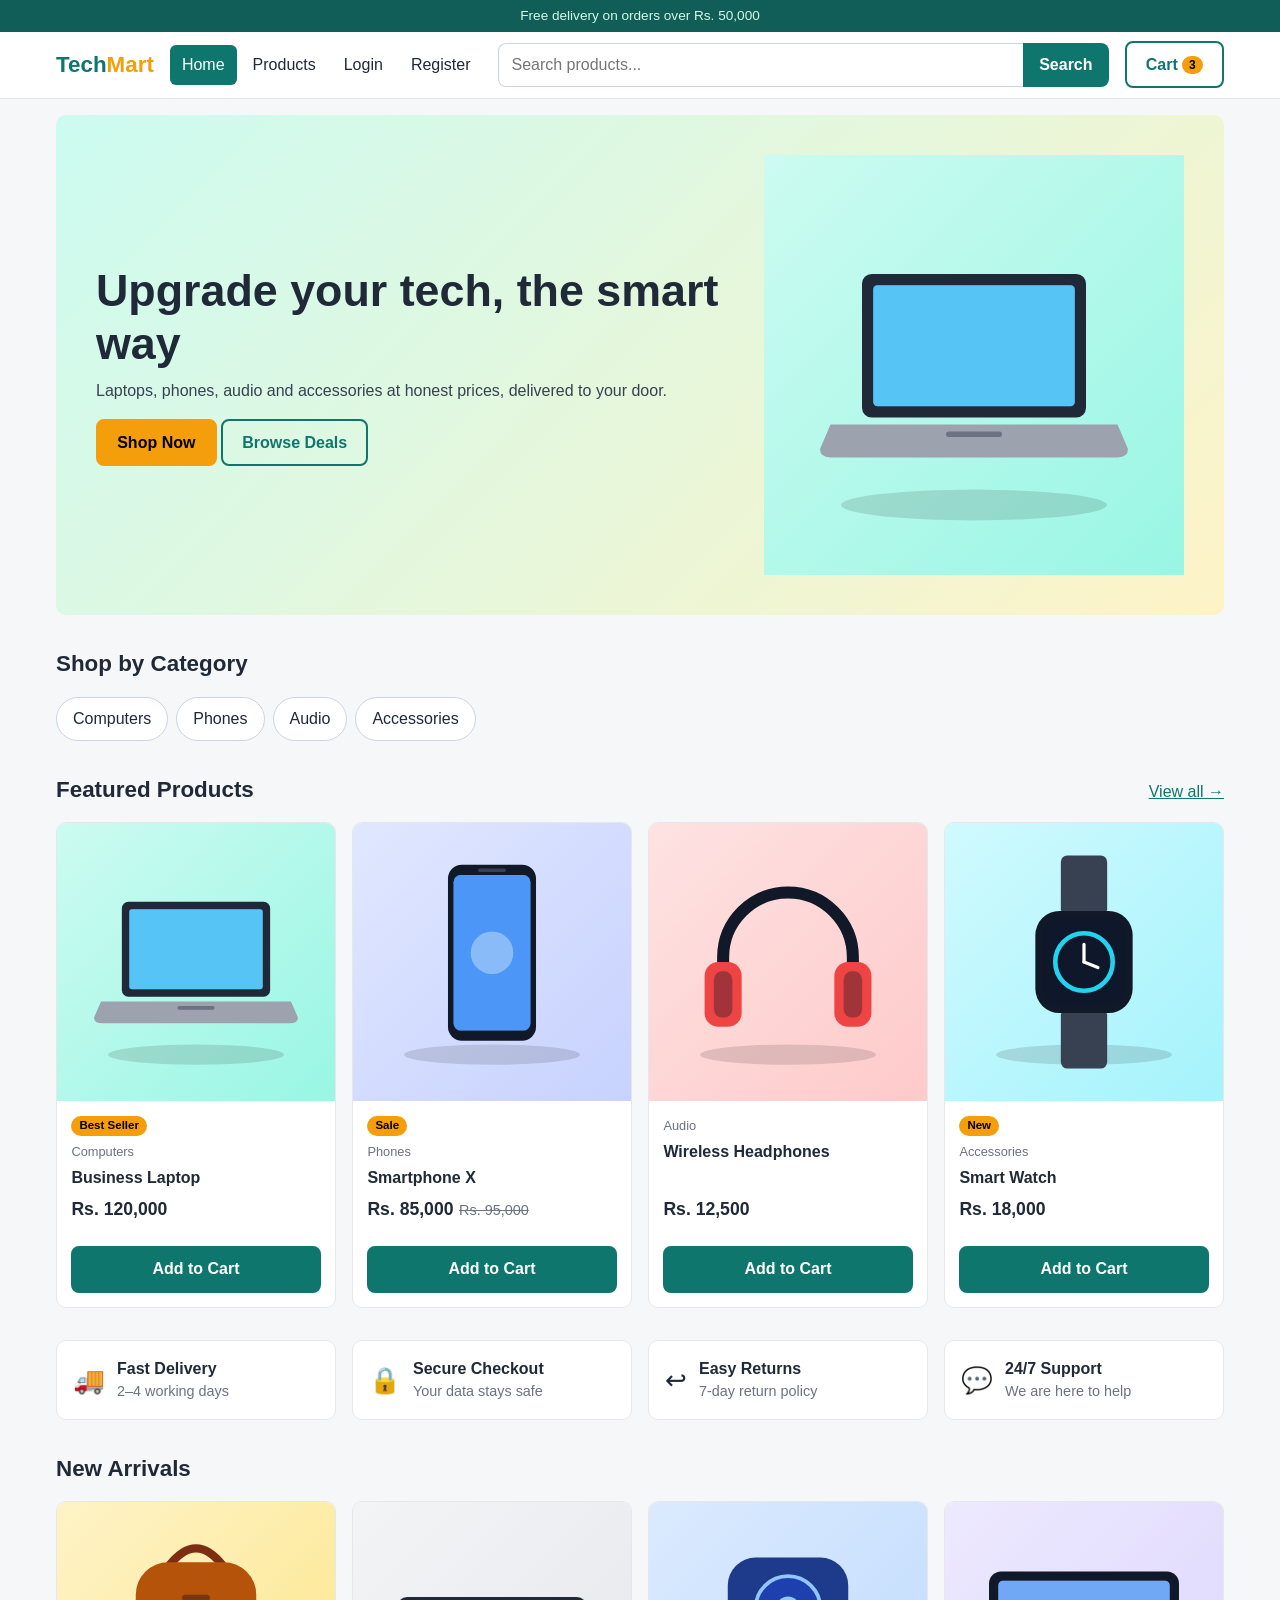
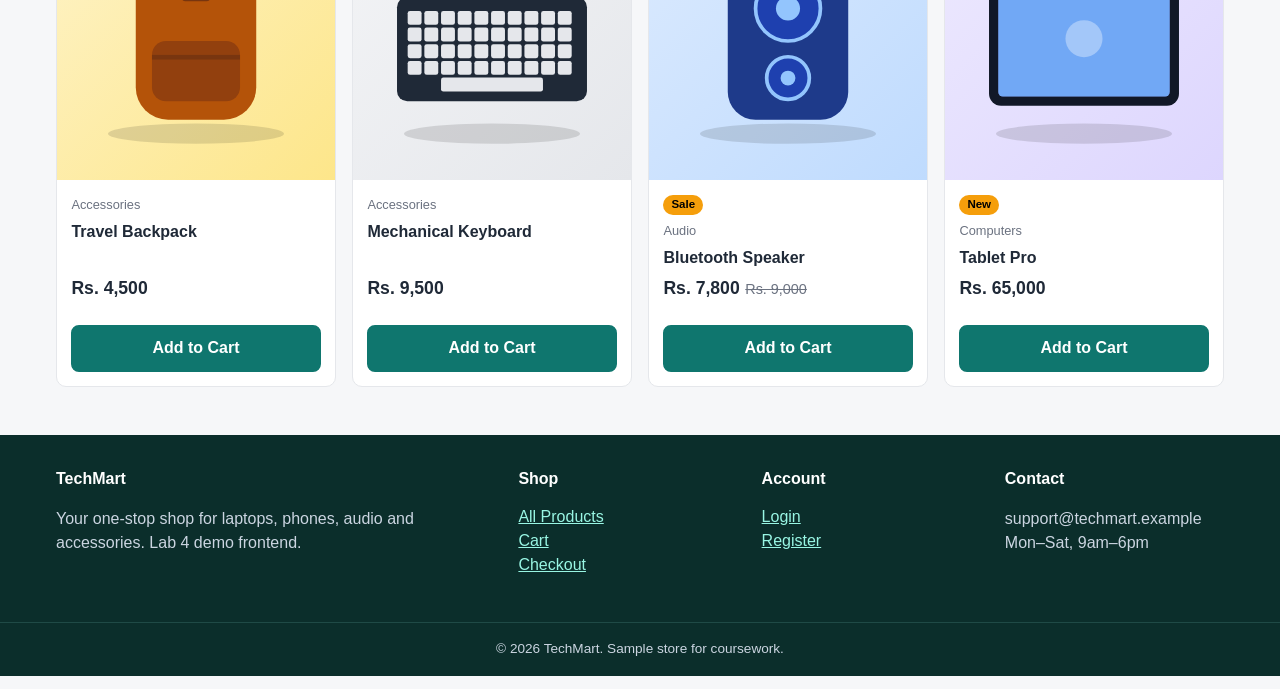
<file: index.html>
<!doctype html>
<html lang="en">
<head>
  <meta charset="utf-8">
  <meta name="viewport" content="width=device-width, initial-scale=1">
  <meta name="description" content="TechMart - laptops, phones, audio and accessories.">
  <title>Home | TechMart</title>
  <link rel="stylesheet" href="css/style.css">
</head>
<body>
  <a class="skip-link" href="#main">Skip to main content</a>
  <div class="topbar">Free delivery on orders over Rs. 50,000</div>

  <header class="site-header">
    <div class="nav">
      <a class="brand" href="index.html">Tech<span>Mart</span></a>
      <nav aria-label="Main navigation" class="nav-links-wrap">
        <ul class="nav-links">
          <li><a href="index.html" aria-current="page">Home</a></li>
          <li><a href="products.html">Products</a></li>
          <li><a href="login.html">Login</a></li>
          <li><a href="register.html">Register</a></li>
        </ul>
      </nav>
      <form class="search" role="search" action="products.html" method="get">
        <label for="q" class="sr-only">Search products</label>
        <input id="q" name="q" type="search" placeholder="Search products...">
        <button type="submit">Search</button>
      </form>
      <div class="nav-actions">
        <a class="btn btn-outline cart-link" href="cart.html">Cart <span class="cart-count" aria-label="3 items">3</span></a>
      </div>
    </div>
  </header>

  <main id="main" class="container">
    <section class="hero" aria-labelledby="hero-title">
      <div class="hero-text">
        <h1 id="hero-title">Upgrade your tech, the smart way</h1>
        <p>Laptops, phones, audio and accessories at honest prices, delivered to your door.</p>
        <a class="btn btn-accent" href="products.html">Shop Now</a>
        <a class="btn btn-outline" href="products.html">Browse Deals</a>
      </div>
      <img class="hero-img" src="images/laptop.svg" alt="Business laptop on a light teal background" width="600" height="600">
    </section>

    <section class="section" aria-labelledby="cats">
      <div class="section-head"><h2 id="cats">Shop by Category</h2></div>
      <ul class="chips">
        <li><a class="chip" href="products.html">Computers</a></li>
        <li><a class="chip" href="products.html">Phones</a></li>
        <li><a class="chip" href="products.html">Audio</a></li>
        <li><a class="chip" href="products.html">Accessories</a></li>
      </ul>
    </section>

    <section class="section" aria-labelledby="featured">
      <div class="section-head">
        <h2 id="featured">Featured Products</h2>
        <a href="products.html">View all &rarr;</a>
      </div>
      <div class="product-grid">
        <article class="product-card">
          <a class="thumb" href="product.html" tabindex="-1" aria-hidden="true"><img src="images/laptop.svg" alt="" width="600" height="600" loading="lazy"></a>
          <div class="body">
            <span class="badge">Best Seller</span>
            <span class="cat">Computers</span>
            <h3><a href="product.html">Business Laptop</a></h3>
            <p class="price">Rs. 120,000</p>
            <button class="btn btn-block" type="button" aria-label="Add Business Laptop to cart">Add to Cart</button>
          </div>
        </article>
        <article class="product-card">
          <a class="thumb" href="product.html" tabindex="-1" aria-hidden="true"><img src="images/phone.svg" alt="" width="600" height="600" loading="lazy"></a>
          <div class="body">
            <span class="badge">Sale</span>
            <span class="cat">Phones</span>
            <h3><a href="product.html">Smartphone X</a></h3>
            <p class="price">Rs. 85,000<span class="old">Rs. 95,000</span></p>
            <button class="btn btn-block" type="button" aria-label="Add Smartphone X to cart">Add to Cart</button>
          </div>
        </article>
        <article class="product-card">
          <a class="thumb" href="product.html" tabindex="-1" aria-hidden="true"><img src="images/headphones.svg" alt="" width="600" height="600" loading="lazy"></a>
          <div class="body">
            
            <span class="cat">Audio</span>
            <h3><a href="product.html">Wireless Headphones</a></h3>
            <p class="price">Rs. 12,500</p>
            <button class="btn btn-block" type="button" aria-label="Add Wireless Headphones to cart">Add to Cart</button>
          </div>
        </article>
        <article class="product-card">
          <a class="thumb" href="product.html" tabindex="-1" aria-hidden="true"><img src="images/watch.svg" alt="" width="600" height="600" loading="lazy"></a>
          <div class="body">
            <span class="badge">New</span>
            <span class="cat">Accessories</span>
            <h3><a href="product.html">Smart Watch</a></h3>
            <p class="price">Rs. 18,000</p>
            <button class="btn btn-block" type="button" aria-label="Add Smart Watch to cart">Add to Cart</button>
          </div>
        </article>
      </div>
    </section>

    <section class="section" aria-label="Why shop with us">
      <div class="features">
        <div class="feature"><span class="ico" aria-hidden="true">&#128666;</span><div><h3>Fast Delivery</h3><p>2&ndash;4 working days</p></div></div>
        <div class="feature"><span class="ico" aria-hidden="true">&#128274;</span><div><h3>Secure Checkout</h3><p>Your data stays safe</p></div></div>
        <div class="feature"><span class="ico" aria-hidden="true">&#8617;</span><div><h3>Easy Returns</h3><p>7-day return policy</p></div></div>
        <div class="feature"><span class="ico" aria-hidden="true">&#128172;</span><div><h3>24/7 Support</h3><p>We are here to help</p></div></div>
      </div>
    </section>

    <section class="section" aria-labelledby="new">
      <div class="section-head"><h2 id="new">New Arrivals</h2></div>
      <div class="product-grid">
        <article class="product-card">
          <a class="thumb" href="product.html" tabindex="-1" aria-hidden="true"><img src="images/backpack.svg" alt="" width="600" height="600" loading="lazy"></a>
          <div class="body">
            
            <span class="cat">Accessories</span>
            <h3><a href="product.html">Travel Backpack</a></h3>
            <p class="price">Rs. 4,500</p>
            <button class="btn btn-block" type="button" aria-label="Add Travel Backpack to cart">Add to Cart</button>
          </div>
        </article>
        <article class="product-card">
          <a class="thumb" href="product.html" tabindex="-1" aria-hidden="true"><img src="images/keyboard.svg" alt="" width="600" height="600" loading="lazy"></a>
          <div class="body">
            
            <span class="cat">Accessories</span>
            <h3><a href="product.html">Mechanical Keyboard</a></h3>
            <p class="price">Rs. 9,500</p>
            <button class="btn btn-block" type="button" aria-label="Add Mechanical Keyboard to cart">Add to Cart</button>
          </div>
        </article>
        <article class="product-card">
          <a class="thumb" href="product.html" tabindex="-1" aria-hidden="true"><img src="images/speaker.svg" alt="" width="600" height="600" loading="lazy"></a>
          <div class="body">
            <span class="badge">Sale</span>
            <span class="cat">Audio</span>
            <h3><a href="product.html">Bluetooth Speaker</a></h3>
            <p class="price">Rs. 7,800<span class="old">Rs. 9,000</span></p>
            <button class="btn btn-block" type="button" aria-label="Add Bluetooth Speaker to cart">Add to Cart</button>
          </div>
        </article>
        <article class="product-card">
          <a class="thumb" href="product.html" tabindex="-1" aria-hidden="true"><img src="images/tablet.svg" alt="" width="600" height="600" loading="lazy"></a>
          <div class="body">
            <span class="badge">New</span>
            <span class="cat">Computers</span>
            <h3><a href="product.html">Tablet Pro</a></h3>
            <p class="price">Rs. 65,000</p>
            <button class="btn btn-block" type="button" aria-label="Add Tablet Pro to cart">Add to Cart</button>
          </div>
        </article>
      </div>
    </section>
  </main>

  <footer class="site-footer">
    <div class="footer-cols">
      <div>
        <h2>TechMart</h2>
        <p>Your one-stop shop for laptops, phones, audio and accessories. Lab 4 demo frontend.</p>
      </div>
      <div>
        <h2>Shop</h2>
        <ul>
          <li><a href="products.html">All Products</a></li>
          <li><a href="cart.html">Cart</a></li>
          <li><a href="checkout.html">Checkout</a></li>
        </ul>
      </div>
      <div>
        <h2>Account</h2>
        <ul>
          <li><a href="login.html">Login</a></li>
          <li><a href="register.html">Register</a></li>
        </ul>
      </div>
      <div>
        <h2>Contact</h2>
        <p>support@techmart.example<br>Mon&ndash;Sat, 9am&ndash;6pm</p>
      </div>
    </div>
    <p class="copyright">&copy; 2026 TechMart. Sample store for coursework.</p>
  </footer>
</body>
</html>
</file>
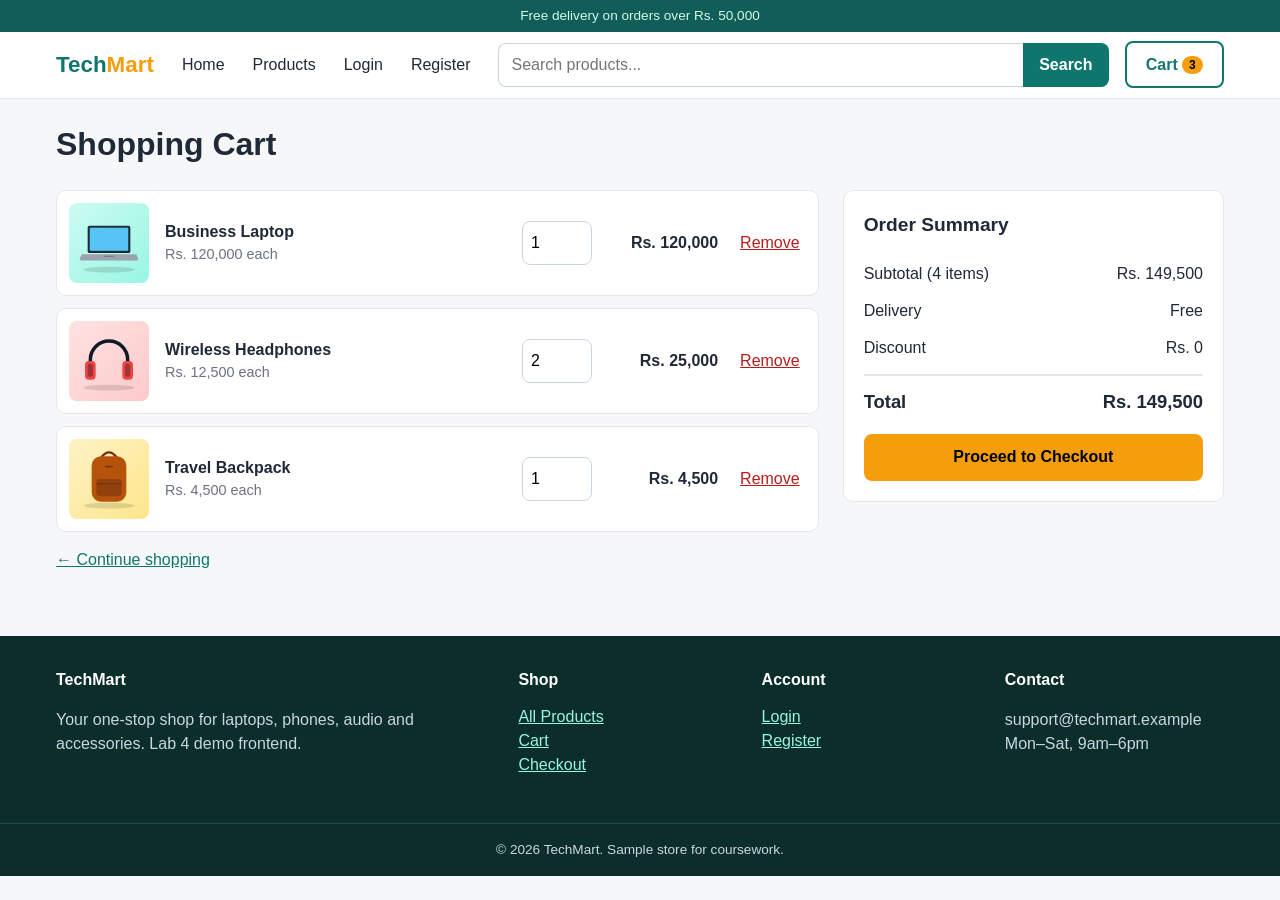
<file: cart.html>
<!doctype html>
<html lang="en">
<head>
  <meta charset="utf-8">
  <meta name="viewport" content="width=device-width, initial-scale=1">
  <meta name="description" content="Cart">
  <title>Cart | TechMart</title>
  <link rel="stylesheet" href="css/style.css">
</head>
<body>
  <a class="skip-link" href="#main">Skip to main content</a>
  <div class="topbar">Free delivery on orders over Rs. 50,000</div>

  <header class="site-header">
    <div class="nav">
      <a class="brand" href="index.html">Tech<span>Mart</span></a>
      <nav aria-label="Main navigation" class="nav-links-wrap">
        <ul class="nav-links">
          <li><a href="index.html">Home</a></li>
          <li><a href="products.html">Products</a></li>
          <li><a href="login.html">Login</a></li>
          <li><a href="register.html">Register</a></li>
        </ul>
      </nav>
      <form class="search" role="search" action="products.html" method="get">
        <label for="q" class="sr-only">Search products</label>
        <input id="q" name="q" type="search" placeholder="Search products...">
        <button type="submit">Search</button>
      </form>
      <div class="nav-actions">
        <a class="btn btn-outline cart-link" href="cart.html" aria-current="page">Cart <span class="cart-count" aria-label="3 items">3</span></a>
      </div>
    </div>
  </header>

  <main id="main" class="container">
    <h1>Shopping Cart</h1>
    <div class="cart-layout">
      <section aria-label="Cart items">
        <ul class="cart-list">
          <li class="cart-item">
            <img src="images/laptop.svg" alt="Business laptop" width="80" height="80">
            <div class="info"><h3>Business Laptop</h3><p>Rs. 120,000 each</p></div>
            <div class="qty"><label class="sr-only" for="q-laptop.svg">Quantity for Business Laptop</label><input id="q-laptop.svg" type="number" value="1" min="1"></div>
            <p class="line-total">Rs. 120,000</p>
            <button class="btn-danger-link" type="button" aria-label="Remove Business Laptop">Remove</button>
          </li>
          <li class="cart-item">
            <img src="images/headphones.svg" alt="Red wireless headphones" width="80" height="80">
            <div class="info"><h3>Wireless Headphones</h3><p>Rs. 12,500 each</p></div>
            <div class="qty"><label class="sr-only" for="q-headphones.svg">Quantity for Wireless Headphones</label><input id="q-headphones.svg" type="number" value="2" min="1"></div>
            <p class="line-total">Rs. 25,000</p>
            <button class="btn-danger-link" type="button" aria-label="Remove Wireless Headphones">Remove</button>
          </li>
          <li class="cart-item">
            <img src="images/backpack.svg" alt="Brown travel backpack" width="80" height="80">
            <div class="info"><h3>Travel Backpack</h3><p>Rs. 4,500 each</p></div>
            <div class="qty"><label class="sr-only" for="q-backpack.svg">Quantity for Travel Backpack</label><input id="q-backpack.svg" type="number" value="1" min="1"></div>
            <p class="line-total">Rs. 4,500</p>
            <button class="btn-danger-link" type="button" aria-label="Remove Travel Backpack">Remove</button>
          </li>
        </ul>
        <p><a href="products.html">&larr; Continue shopping</a></p>
      </section>

      <aside class="summary" aria-labelledby="sum">
        <h2 id="sum">Order Summary</h2>
        <div class="summary-row"><span>Subtotal (4 items)</span><span>Rs. 149,500</span></div>
        <div class="summary-row"><span>Delivery</span><span>Free</span></div>
        <div class="summary-row"><span>Discount</span><span>Rs. 0</span></div>
        <div class="summary-row total"><span>Total</span><span>Rs. 149,500</span></div>
        <a class="btn btn-block btn-accent" href="checkout.html">Proceed to Checkout</a>
      </aside>
    </div>
  </main>

  <footer class="site-footer">
    <div class="footer-cols">
      <div>
        <h2>TechMart</h2>
        <p>Your one-stop shop for laptops, phones, audio and accessories. Lab 4 demo frontend.</p>
      </div>
      <div>
        <h2>Shop</h2>
        <ul>
          <li><a href="products.html">All Products</a></li>
          <li><a href="cart.html">Cart</a></li>
          <li><a href="checkout.html">Checkout</a></li>
        </ul>
      </div>
      <div>
        <h2>Account</h2>
        <ul>
          <li><a href="login.html">Login</a></li>
          <li><a href="register.html">Register</a></li>
        </ul>
      </div>
      <div>
        <h2>Contact</h2>
        <p>support@techmart.example<br>Mon&ndash;Sat, 9am&ndash;6pm</p>
      </div>
    </div>
    <p class="copyright">&copy; 2026 TechMart. Sample store for coursework.</p>
  </footer>
</body>
</html>
</file>
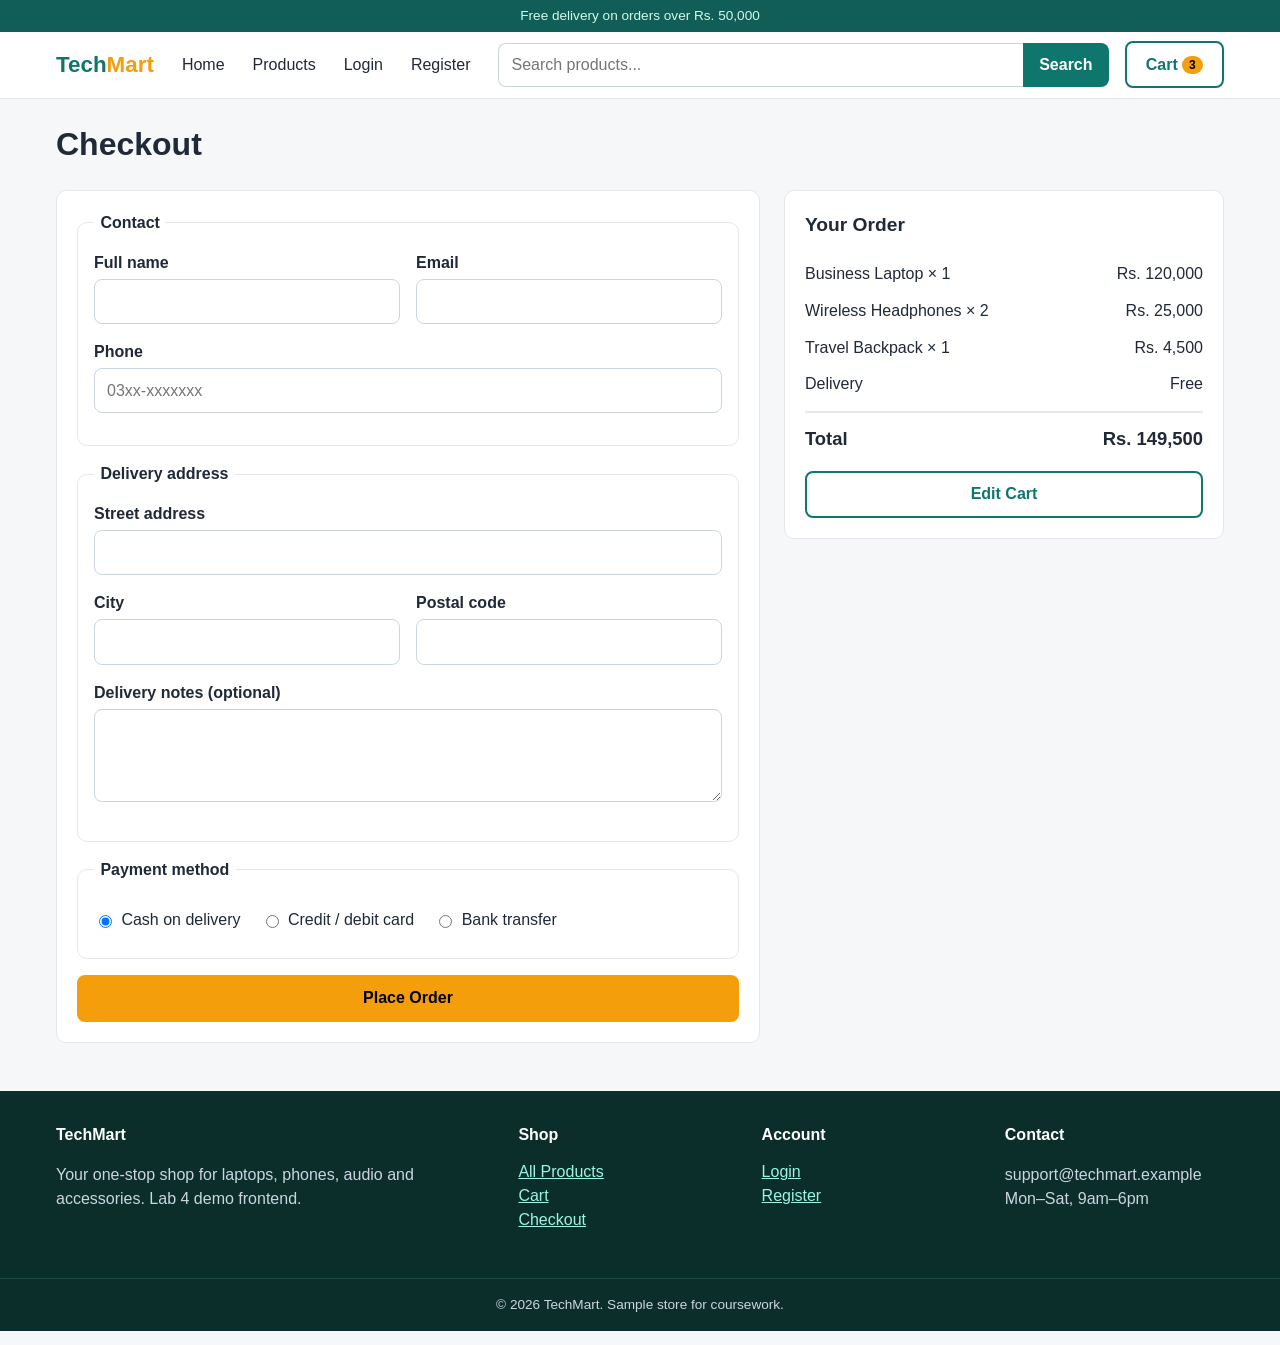
<file: checkout.html>
<!doctype html>
<html lang="en">
<head>
  <meta charset="utf-8">
  <meta name="viewport" content="width=device-width, initial-scale=1">
  <meta name="description" content="Checkout">
  <title>Checkout | TechMart</title>
  <link rel="stylesheet" href="css/style.css">
</head>
<body>
  <a class="skip-link" href="#main">Skip to main content</a>
  <div class="topbar">Free delivery on orders over Rs. 50,000</div>

  <header class="site-header">
    <div class="nav">
      <a class="brand" href="index.html">Tech<span>Mart</span></a>
      <nav aria-label="Main navigation" class="nav-links-wrap">
        <ul class="nav-links">
          <li><a href="index.html">Home</a></li>
          <li><a href="products.html">Products</a></li>
          <li><a href="login.html">Login</a></li>
          <li><a href="register.html">Register</a></li>
        </ul>
      </nav>
      <form class="search" role="search" action="products.html" method="get">
        <label for="q" class="sr-only">Search products</label>
        <input id="q" name="q" type="search" placeholder="Search products...">
        <button type="submit">Search</button>
      </form>
      <div class="nav-actions">
        <a class="btn btn-outline cart-link" href="cart.html">Cart <span class="cart-count" aria-label="3 items">3</span></a>
      </div>
    </div>
  </header>

  <main id="main" class="container">
    <h1>Checkout</h1>
    <div class="checkout-layout">
      <form class="form-card" action="#" method="post">
        <fieldset>
          <legend>Contact</legend>
          <div class="form-grid">
            <div class="field"><label for="fname">Full name</label><input id="fname" name="fname" type="text" required autocomplete="name"></div>
            <div class="field"><label for="email">Email</label><input id="email" name="email" type="email" required autocomplete="email"></div>
            <div class="field full"><label for="phone">Phone</label><input id="phone" name="phone" type="tel" required autocomplete="tel" placeholder="03xx-xxxxxxx"></div>
          </div>
        </fieldset>

        <fieldset>
          <legend>Delivery address</legend>
          <div class="form-grid">
            <div class="field full"><label for="addr">Street address</label><input id="addr" name="addr" type="text" required autocomplete="street-address"></div>
            <div class="field"><label for="city">City</label><input id="city" name="city" type="text" required autocomplete="address-level2"></div>
            <div class="field"><label for="zip">Postal code</label><input id="zip" name="zip" type="text" inputmode="numeric" autocomplete="postal-code"></div>
            <div class="field full"><label for="notes">Delivery notes (optional)</label><textarea id="notes" name="notes" rows="3"></textarea></div>
          </div>
        </fieldset>

        <fieldset>
          <legend>Payment method</legend>
          <div class="radio-row">
            <label><input type="radio" name="pay" value="cod" checked> Cash on delivery</label>
            <label><input type="radio" name="pay" value="card"> Credit / debit card</label>
            <label><input type="radio" name="pay" value="bank"> Bank transfer</label>
          </div>
        </fieldset>

        <button class="btn btn-block btn-accent" type="submit">Place Order</button>
      </form>

      <aside class="summary" aria-labelledby="osum">
        <h2 id="osum">Your Order</h2>
        <div class="summary-row"><span>Business Laptop &times; 1</span><span>Rs. 120,000</span></div>
        <div class="summary-row"><span>Wireless Headphones &times; 2</span><span>Rs. 25,000</span></div>
        <div class="summary-row"><span>Travel Backpack &times; 1</span><span>Rs. 4,500</span></div>
        <div class="summary-row"><span>Delivery</span><span>Free</span></div>
        <div class="summary-row total"><span>Total</span><span>Rs. 149,500</span></div>
        <a class="btn btn-block btn-outline" href="cart.html">Edit Cart</a>
      </aside>
    </div>
  </main>

  <footer class="site-footer">
    <div class="footer-cols">
      <div>
        <h2>TechMart</h2>
        <p>Your one-stop shop for laptops, phones, audio and accessories. Lab 4 demo frontend.</p>
      </div>
      <div>
        <h2>Shop</h2>
        <ul>
          <li><a href="products.html">All Products</a></li>
          <li><a href="cart.html">Cart</a></li>
          <li><a href="checkout.html">Checkout</a></li>
        </ul>
      </div>
      <div>
        <h2>Account</h2>
        <ul>
          <li><a href="login.html">Login</a></li>
          <li><a href="register.html">Register</a></li>
        </ul>
      </div>
      <div>
        <h2>Contact</h2>
        <p>support@techmart.example<br>Mon&ndash;Sat, 9am&ndash;6pm</p>
      </div>
    </div>
    <p class="copyright">&copy; 2026 TechMart. Sample store for coursework.</p>
  </footer>
</body>
</html>
</file>
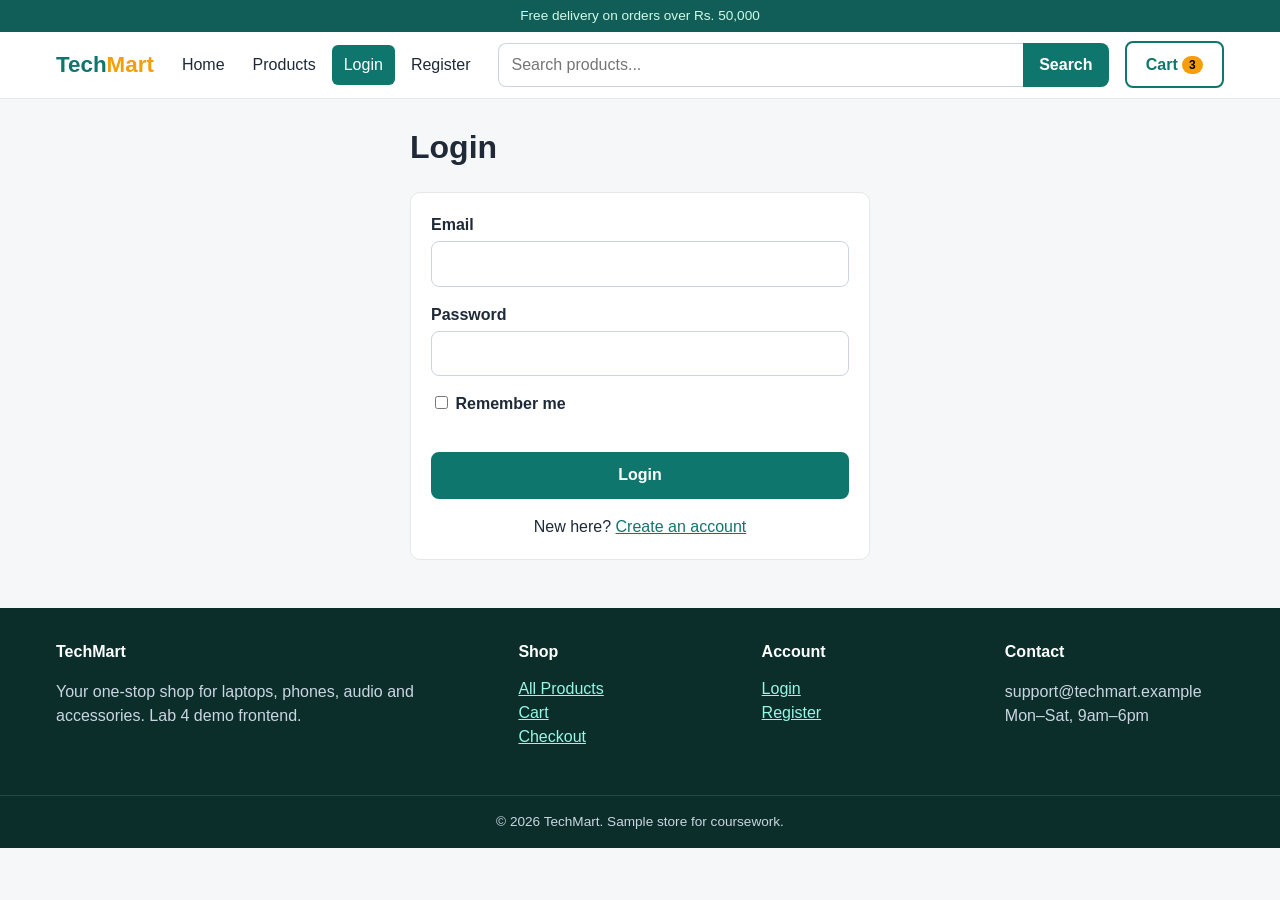
<file: login.html>
<!doctype html>
<html lang="en">
<head>
  <meta charset="utf-8">
  <meta name="viewport" content="width=device-width, initial-scale=1">
  <meta name="description" content="Login">
  <title>Login | TechMart</title>
  <link rel="stylesheet" href="css/style.css">
</head>
<body>
  <a class="skip-link" href="#main">Skip to main content</a>
  <div class="topbar">Free delivery on orders over Rs. 50,000</div>

  <header class="site-header">
    <div class="nav">
      <a class="brand" href="index.html">Tech<span>Mart</span></a>
      <nav aria-label="Main navigation" class="nav-links-wrap">
        <ul class="nav-links">
          <li><a href="index.html">Home</a></li>
          <li><a href="products.html">Products</a></li>
          <li><a href="login.html" aria-current="page">Login</a></li>
          <li><a href="register.html">Register</a></li>
        </ul>
      </nav>
      <form class="search" role="search" action="products.html" method="get">
        <label for="q" class="sr-only">Search products</label>
        <input id="q" name="q" type="search" placeholder="Search products...">
        <button type="submit">Search</button>
      </form>
      <div class="nav-actions">
        <a class="btn btn-outline cart-link" href="cart.html">Cart <span class="cart-count" aria-label="3 items">3</span></a>
      </div>
    </div>
  </header>

  <main id="main" class="container">
    <div class="auth-wrap">
      <h1>Login</h1>
      <form class="form-card" action="#" method="post">
        <div class="field"><label for="email">Email</label><input id="email" name="email" type="email" required autocomplete="email"></div>
        <div class="field"><label for="password">Password</label><input id="password" name="password" type="password" minlength="8" required autocomplete="current-password"></div>
        <div class="field"><label class="check"><input type="checkbox" name="remember"> Remember me</label></div>
        <button class="btn btn-block" type="submit">Login</button>
        <p class="form-foot">New here? <a href="register.html">Create an account</a></p>
      </form>
    </div>
  </main>

  <footer class="site-footer">
    <div class="footer-cols">
      <div>
        <h2>TechMart</h2>
        <p>Your one-stop shop for laptops, phones, audio and accessories. Lab 4 demo frontend.</p>
      </div>
      <div>
        <h2>Shop</h2>
        <ul>
          <li><a href="products.html">All Products</a></li>
          <li><a href="cart.html">Cart</a></li>
          <li><a href="checkout.html">Checkout</a></li>
        </ul>
      </div>
      <div>
        <h2>Account</h2>
        <ul>
          <li><a href="login.html">Login</a></li>
          <li><a href="register.html">Register</a></li>
        </ul>
      </div>
      <div>
        <h2>Contact</h2>
        <p>support@techmart.example<br>Mon&ndash;Sat, 9am&ndash;6pm</p>
      </div>
    </div>
    <p class="copyright">&copy; 2026 TechMart. Sample store for coursework.</p>
  </footer>
</body>
</html>
</file>
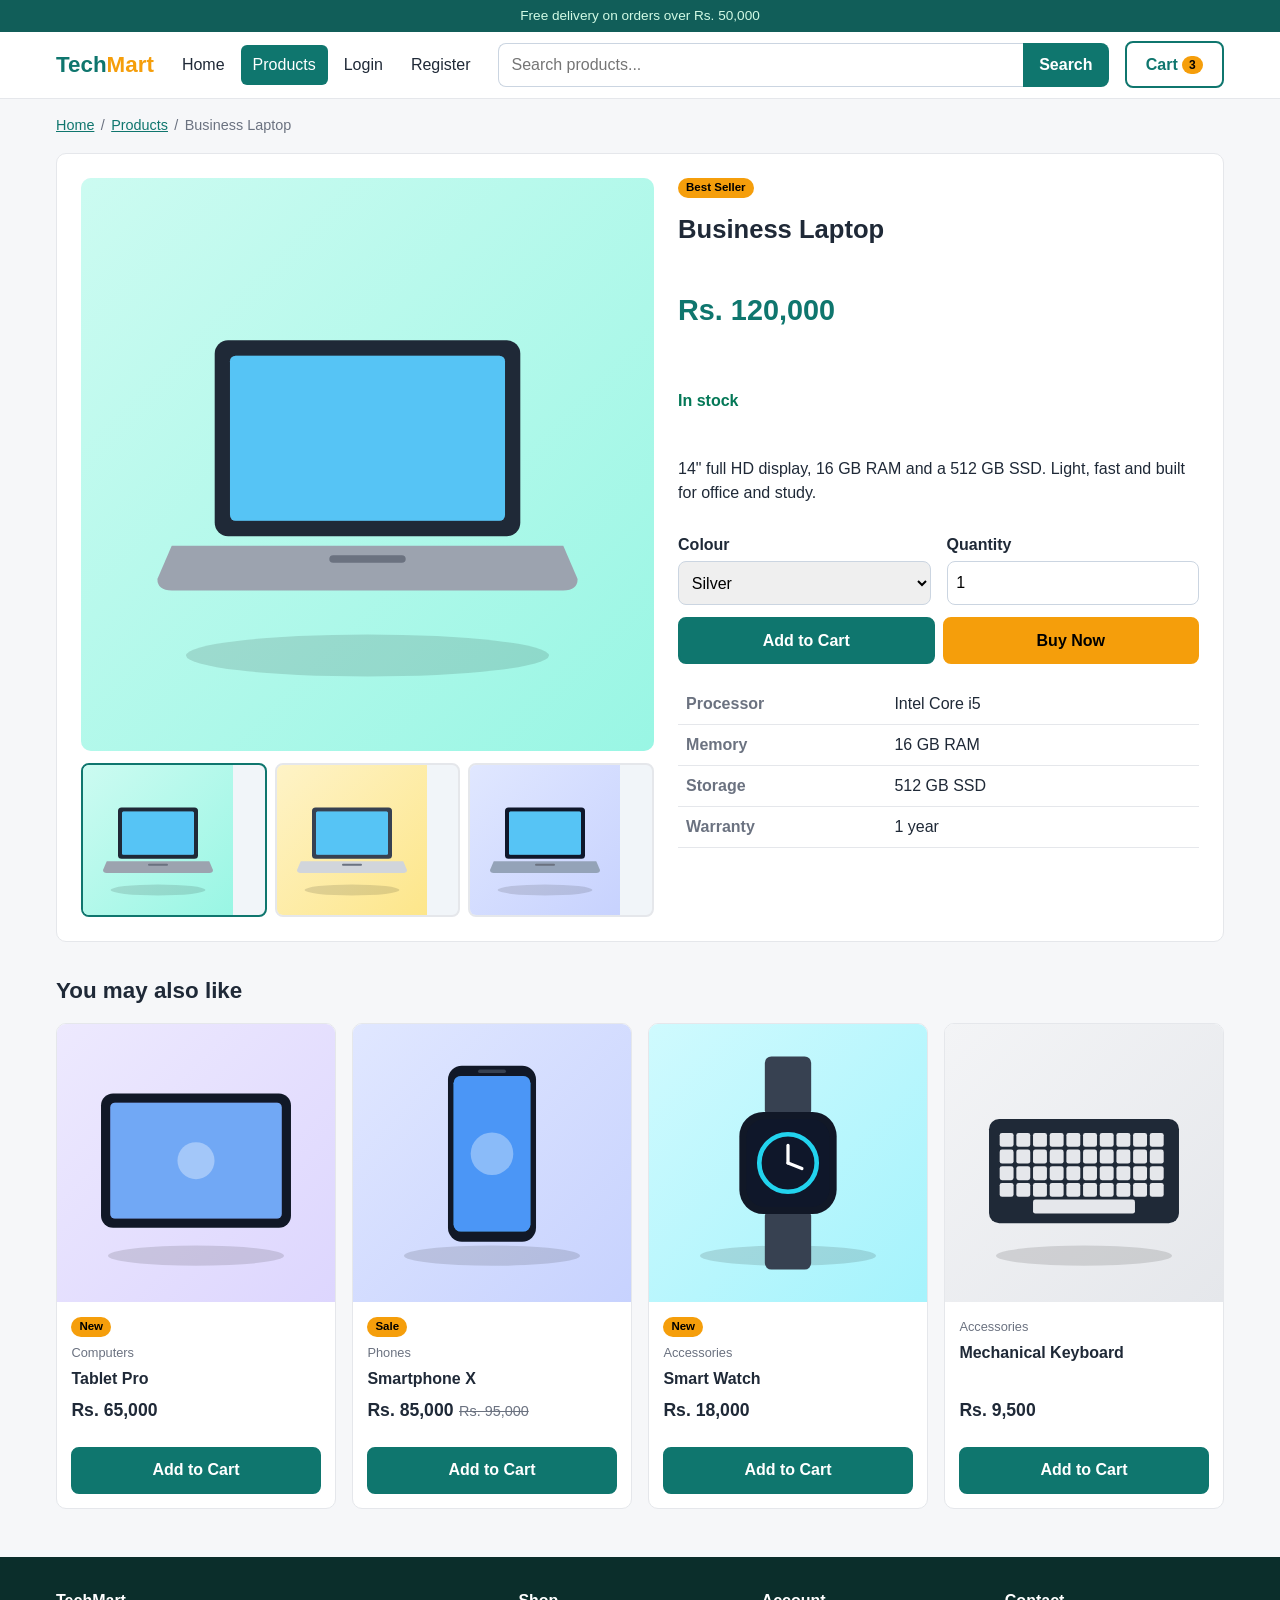
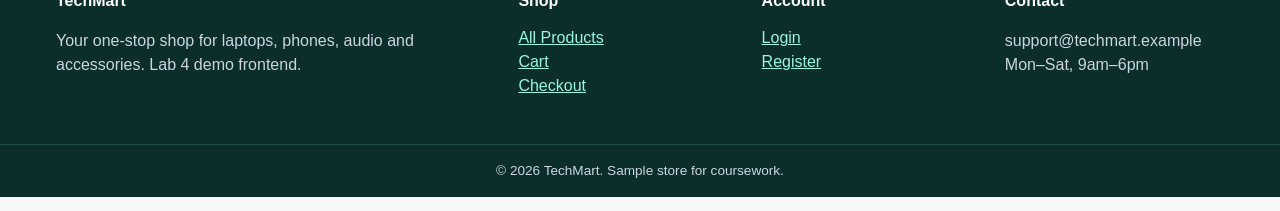
<file: product.html>
<!doctype html>
<html lang="en">
<head>
  <meta charset="utf-8">
  <meta name="viewport" content="width=device-width, initial-scale=1">
  <meta name="description" content="Business Laptop">
  <title>Business Laptop | TechMart</title>
  <link rel="stylesheet" href="css/style.css">
</head>
<body>
  <a class="skip-link" href="#main">Skip to main content</a>
  <div class="topbar">Free delivery on orders over Rs. 50,000</div>

  <header class="site-header">
    <div class="nav">
      <a class="brand" href="index.html">Tech<span>Mart</span></a>
      <nav aria-label="Main navigation" class="nav-links-wrap">
        <ul class="nav-links">
          <li><a href="index.html">Home</a></li>
          <li><a href="products.html" aria-current="page">Products</a></li>
          <li><a href="login.html">Login</a></li>
          <li><a href="register.html">Register</a></li>
        </ul>
      </nav>
      <form class="search" role="search" action="products.html" method="get">
        <label for="q" class="sr-only">Search products</label>
        <input id="q" name="q" type="search" placeholder="Search products...">
        <button type="submit">Search</button>
      </form>
      <div class="nav-actions">
        <a class="btn btn-outline cart-link" href="cart.html">Cart <span class="cart-count" aria-label="3 items">3</span></a>
      </div>
    </div>
  </header>

  <main id="main" class="container">
    <nav aria-label="Breadcrumb">
      <ol class="breadcrumb">
        <li><a href="index.html">Home</a></li>
        <li><a href="products.html">Products</a></li>
        <li aria-current="page">Business Laptop</li>
      </ol>
    </nav>

    <section class="detail" aria-labelledby="pname">
      <div class="gallery">
        <input class="vh" type="radio" name="g" id="g1" checked aria-label="Show image 1">
        <input class="vh" type="radio" name="g" id="g2" aria-label="Show image 2">
        <input class="vh" type="radio" name="g" id="g3" aria-label="Show image 3">
        <div class="main">
          <img class="i1" src="images/laptop.svg" alt="Business laptop, front view in teal" width="600" height="600">
          <img class="i2" src="images/laptop-2.svg" alt="Business laptop in grey finish" width="600" height="600">
          <img class="i3" src="images/laptop-3.svg" alt="Business laptop in dark finish" width="600" height="600">
        </div>
        <div class="thumbs">
          <label for="g1"><img src="images/laptop.svg" alt="Thumbnail 1" width="150" height="150"></label>
          <label for="g2"><img src="images/laptop-2.svg" alt="Thumbnail 2" width="150" height="150"></label>
          <label for="g3"><img src="images/laptop-3.svg" alt="Thumbnail 3" width="150" height="150"></label>
        </div>
      </div>

      <div class="purchase">
        <span class="badge">Best Seller</span>
        <h1 id="pname">Business Laptop</h1>
        <p class="price">Rs. 120,000</p>
        <p class="stock">In stock</p>
        <p>14&quot; full HD display, 16 GB RAM and a 512 GB SSD. Light, fast and built for office and study.</p>

        <div class="option-row">
          <div>
            <label for="color">Colour</label>
            <select id="color"><option>Silver</option><option>Space Grey</option><option>Midnight</option></select>
          </div>
          <div>
            <label for="qty">Quantity</label>
            <input id="qty" type="number" value="1" min="1" max="10">
          </div>
        </div>

        <div class="buy-row">
          <button class="btn" type="button">Add to Cart</button>
          <a class="btn btn-accent" href="checkout.html">Buy Now</a>
        </div>

        <table class="specs">
          <caption class="sr-only">Specifications</caption>
          <tbody>
            <tr><th scope="row">Processor</th><td>Intel Core i5</td></tr>
            <tr><th scope="row">Memory</th><td>16 GB RAM</td></tr>
            <tr><th scope="row">Storage</th><td>512 GB SSD</td></tr>
            <tr><th scope="row">Warranty</th><td>1 year</td></tr>
          </tbody>
        </table>
      </div>
    </section>

    <section class="section" aria-labelledby="related">
      <div class="section-head"><h2 id="related">You may also like</h2></div>
      <div class="product-grid">
        <article class="product-card">
          <a class="thumb" href="product.html" tabindex="-1" aria-hidden="true"><img src="images/tablet.svg" alt="" width="600" height="600" loading="lazy"></a>
          <div class="body">
            <span class="badge">New</span>
            <span class="cat">Computers</span>
            <h3><a href="product.html">Tablet Pro</a></h3>
            <p class="price">Rs. 65,000</p>
            <button class="btn btn-block" type="button" aria-label="Add Tablet Pro to cart">Add to Cart</button>
          </div>
        </article>
        <article class="product-card">
          <a class="thumb" href="product.html" tabindex="-1" aria-hidden="true"><img src="images/phone.svg" alt="" width="600" height="600" loading="lazy"></a>
          <div class="body">
            <span class="badge">Sale</span>
            <span class="cat">Phones</span>
            <h3><a href="product.html">Smartphone X</a></h3>
            <p class="price">Rs. 85,000<span class="old">Rs. 95,000</span></p>
            <button class="btn btn-block" type="button" aria-label="Add Smartphone X to cart">Add to Cart</button>
          </div>
        </article>
        <article class="product-card">
          <a class="thumb" href="product.html" tabindex="-1" aria-hidden="true"><img src="images/watch.svg" alt="" width="600" height="600" loading="lazy"></a>
          <div class="body">
            <span class="badge">New</span>
            <span class="cat">Accessories</span>
            <h3><a href="product.html">Smart Watch</a></h3>
            <p class="price">Rs. 18,000</p>
            <button class="btn btn-block" type="button" aria-label="Add Smart Watch to cart">Add to Cart</button>
          </div>
        </article>
        <article class="product-card">
          <a class="thumb" href="product.html" tabindex="-1" aria-hidden="true"><img src="images/keyboard.svg" alt="" width="600" height="600" loading="lazy"></a>
          <div class="body">
            
            <span class="cat">Accessories</span>
            <h3><a href="product.html">Mechanical Keyboard</a></h3>
            <p class="price">Rs. 9,500</p>
            <button class="btn btn-block" type="button" aria-label="Add Mechanical Keyboard to cart">Add to Cart</button>
          </div>
        </article>
      </div>
    </section>
  </main>

  <footer class="site-footer">
    <div class="footer-cols">
      <div>
        <h2>TechMart</h2>
        <p>Your one-stop shop for laptops, phones, audio and accessories. Lab 4 demo frontend.</p>
      </div>
      <div>
        <h2>Shop</h2>
        <ul>
          <li><a href="products.html">All Products</a></li>
          <li><a href="cart.html">Cart</a></li>
          <li><a href="checkout.html">Checkout</a></li>
        </ul>
      </div>
      <div>
        <h2>Account</h2>
        <ul>
          <li><a href="login.html">Login</a></li>
          <li><a href="register.html">Register</a></li>
        </ul>
      </div>
      <div>
        <h2>Contact</h2>
        <p>support@techmart.example<br>Mon&ndash;Sat, 9am&ndash;6pm</p>
      </div>
    </div>
    <p class="copyright">&copy; 2026 TechMart. Sample store for coursework.</p>
  </footer>
</body>
</html>
</file>
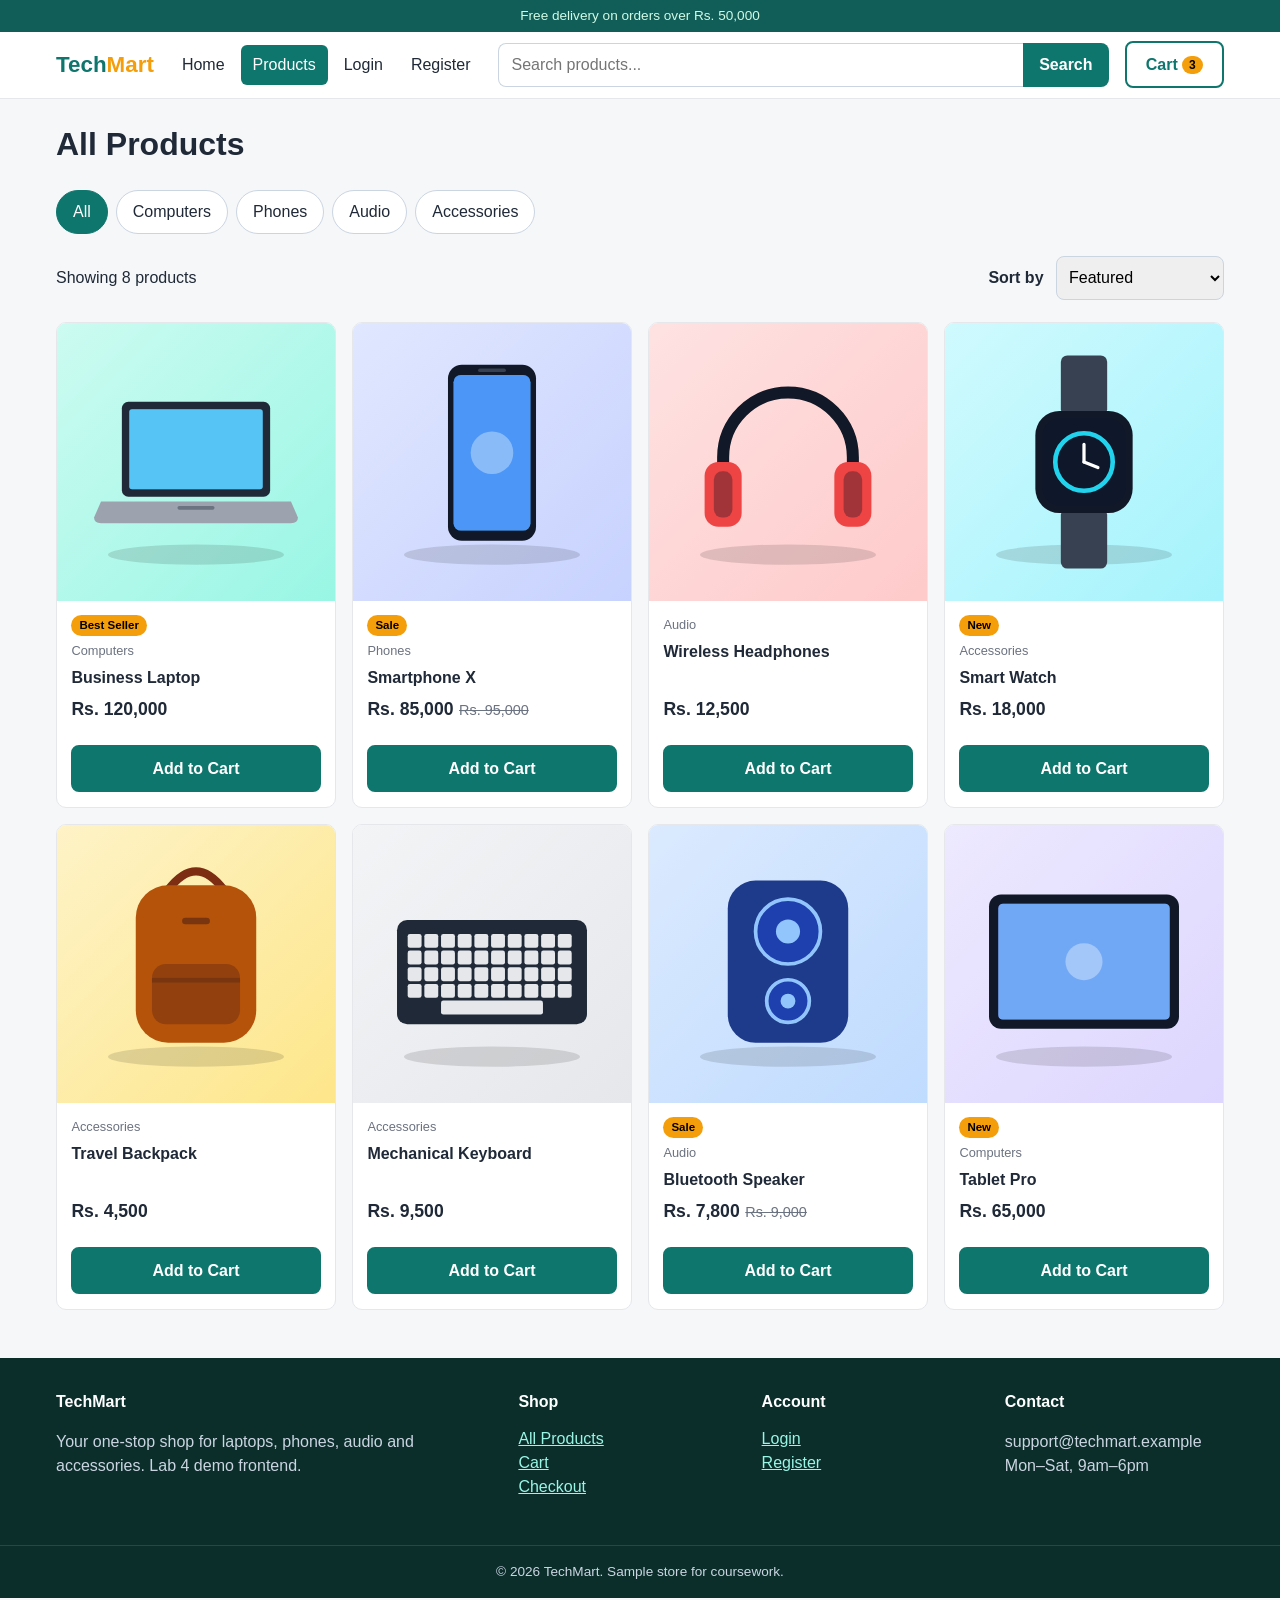
<file: products.html>
<!doctype html>
<html lang="en">
<head>
  <meta charset="utf-8">
  <meta name="viewport" content="width=device-width, initial-scale=1">
  <meta name="description" content="Products">
  <title>Products | TechMart</title>
  <link rel="stylesheet" href="css/style.css">
</head>
<body>
  <a class="skip-link" href="#main">Skip to main content</a>
  <div class="topbar">Free delivery on orders over Rs. 50,000</div>

  <header class="site-header">
    <div class="nav">
      <a class="brand" href="index.html">Tech<span>Mart</span></a>
      <nav aria-label="Main navigation" class="nav-links-wrap">
        <ul class="nav-links">
          <li><a href="index.html">Home</a></li>
          <li><a href="products.html" aria-current="page">Products</a></li>
          <li><a href="login.html">Login</a></li>
          <li><a href="register.html">Register</a></li>
        </ul>
      </nav>
      <form class="search" role="search" action="products.html" method="get">
        <label for="q" class="sr-only">Search products</label>
        <input id="q" name="q" type="search" placeholder="Search products...">
        <button type="submit">Search</button>
      </form>
      <div class="nav-actions">
        <a class="btn btn-outline cart-link" href="cart.html">Cart <span class="cart-count" aria-label="3 items">3</span></a>
      </div>
    </div>
  </header>

  <main id="main" class="container">
    <h1>All Products</h1>

    <section aria-label="Filter and sort products">
      <ul class="chips" aria-label="Category filter"><li><button class="chip" type="button" aria-pressed="true">All</button></li><li><button class="chip" type="button" aria-pressed="false">Computers</button></li><li><button class="chip" type="button" aria-pressed="false">Phones</button></li><li><button class="chip" type="button" aria-pressed="false">Audio</button></li><li><button class="chip" type="button" aria-pressed="false">Accessories</button></li></ul>
      <div class="toolbar">
        <p>Showing 8 products</p>
        <div>
          <label for="sort">Sort by</label>
          <select id="sort" name="sort">
            <option>Featured</option>
            <option>Price: Low to High</option>
            <option>Price: High to Low</option>
            <option>Newest</option>
          </select>
        </div>
      </div>
    </section>

    <section aria-label="Product list">
      <div class="product-grid">
        <article class="product-card">
          <a class="thumb" href="product.html" tabindex="-1" aria-hidden="true"><img src="images/laptop.svg" alt="" width="600" height="600" loading="lazy"></a>
          <div class="body">
            <span class="badge">Best Seller</span>
            <span class="cat">Computers</span>
            <h3><a href="product.html">Business Laptop</a></h3>
            <p class="price">Rs. 120,000</p>
            <button class="btn btn-block" type="button" aria-label="Add Business Laptop to cart">Add to Cart</button>
          </div>
        </article>
        <article class="product-card">
          <a class="thumb" href="product.html" tabindex="-1" aria-hidden="true"><img src="images/phone.svg" alt="" width="600" height="600" loading="lazy"></a>
          <div class="body">
            <span class="badge">Sale</span>
            <span class="cat">Phones</span>
            <h3><a href="product.html">Smartphone X</a></h3>
            <p class="price">Rs. 85,000<span class="old">Rs. 95,000</span></p>
            <button class="btn btn-block" type="button" aria-label="Add Smartphone X to cart">Add to Cart</button>
          </div>
        </article>
        <article class="product-card">
          <a class="thumb" href="product.html" tabindex="-1" aria-hidden="true"><img src="images/headphones.svg" alt="" width="600" height="600" loading="lazy"></a>
          <div class="body">
            
            <span class="cat">Audio</span>
            <h3><a href="product.html">Wireless Headphones</a></h3>
            <p class="price">Rs. 12,500</p>
            <button class="btn btn-block" type="button" aria-label="Add Wireless Headphones to cart">Add to Cart</button>
          </div>
        </article>
        <article class="product-card">
          <a class="thumb" href="product.html" tabindex="-1" aria-hidden="true"><img src="images/watch.svg" alt="" width="600" height="600" loading="lazy"></a>
          <div class="body">
            <span class="badge">New</span>
            <span class="cat">Accessories</span>
            <h3><a href="product.html">Smart Watch</a></h3>
            <p class="price">Rs. 18,000</p>
            <button class="btn btn-block" type="button" aria-label="Add Smart Watch to cart">Add to Cart</button>
          </div>
        </article>
        <article class="product-card">
          <a class="thumb" href="product.html" tabindex="-1" aria-hidden="true"><img src="images/backpack.svg" alt="" width="600" height="600" loading="lazy"></a>
          <div class="body">
            
            <span class="cat">Accessories</span>
            <h3><a href="product.html">Travel Backpack</a></h3>
            <p class="price">Rs. 4,500</p>
            <button class="btn btn-block" type="button" aria-label="Add Travel Backpack to cart">Add to Cart</button>
          </div>
        </article>
        <article class="product-card">
          <a class="thumb" href="product.html" tabindex="-1" aria-hidden="true"><img src="images/keyboard.svg" alt="" width="600" height="600" loading="lazy"></a>
          <div class="body">
            
            <span class="cat">Accessories</span>
            <h3><a href="product.html">Mechanical Keyboard</a></h3>
            <p class="price">Rs. 9,500</p>
            <button class="btn btn-block" type="button" aria-label="Add Mechanical Keyboard to cart">Add to Cart</button>
          </div>
        </article>
        <article class="product-card">
          <a class="thumb" href="product.html" tabindex="-1" aria-hidden="true"><img src="images/speaker.svg" alt="" width="600" height="600" loading="lazy"></a>
          <div class="body">
            <span class="badge">Sale</span>
            <span class="cat">Audio</span>
            <h3><a href="product.html">Bluetooth Speaker</a></h3>
            <p class="price">Rs. 7,800<span class="old">Rs. 9,000</span></p>
            <button class="btn btn-block" type="button" aria-label="Add Bluetooth Speaker to cart">Add to Cart</button>
          </div>
        </article>
        <article class="product-card">
          <a class="thumb" href="product.html" tabindex="-1" aria-hidden="true"><img src="images/tablet.svg" alt="" width="600" height="600" loading="lazy"></a>
          <div class="body">
            <span class="badge">New</span>
            <span class="cat">Computers</span>
            <h3><a href="product.html">Tablet Pro</a></h3>
            <p class="price">Rs. 65,000</p>
            <button class="btn btn-block" type="button" aria-label="Add Tablet Pro to cart">Add to Cart</button>
          </div>
        </article>
      </div>
    </section>
  </main>

  <footer class="site-footer">
    <div class="footer-cols">
      <div>
        <h2>TechMart</h2>
        <p>Your one-stop shop for laptops, phones, audio and accessories. Lab 4 demo frontend.</p>
      </div>
      <div>
        <h2>Shop</h2>
        <ul>
          <li><a href="products.html">All Products</a></li>
          <li><a href="cart.html">Cart</a></li>
          <li><a href="checkout.html">Checkout</a></li>
        </ul>
      </div>
      <div>
        <h2>Account</h2>
        <ul>
          <li><a href="login.html">Login</a></li>
          <li><a href="register.html">Register</a></li>
        </ul>
      </div>
      <div>
        <h2>Contact</h2>
        <p>support@techmart.example<br>Mon&ndash;Sat, 9am&ndash;6pm</p>
      </div>
    </div>
    <p class="copyright">&copy; 2026 TechMart. Sample store for coursework.</p>
  </footer>
</body>
</html>
</file>
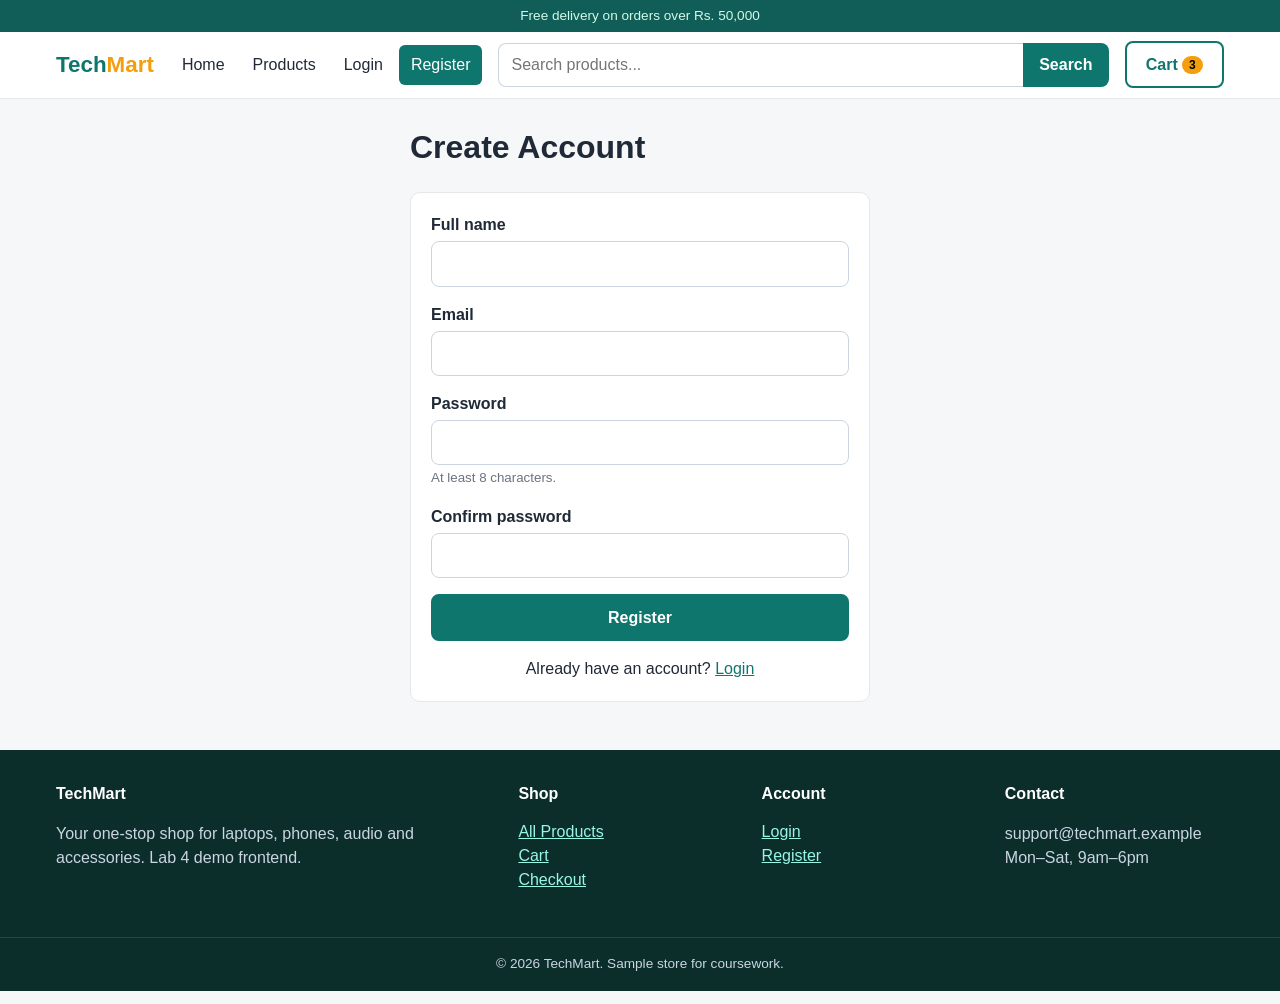
<file: register.html>
<!doctype html>
<html lang="en">
<head>
  <meta charset="utf-8">
  <meta name="viewport" content="width=device-width, initial-scale=1">
  <meta name="description" content="Register">
  <title>Register | TechMart</title>
  <link rel="stylesheet" href="css/style.css">
</head>
<body>
  <a class="skip-link" href="#main">Skip to main content</a>
  <div class="topbar">Free delivery on orders over Rs. 50,000</div>

  <header class="site-header">
    <div class="nav">
      <a class="brand" href="index.html">Tech<span>Mart</span></a>
      <nav aria-label="Main navigation" class="nav-links-wrap">
        <ul class="nav-links">
          <li><a href="index.html">Home</a></li>
          <li><a href="products.html">Products</a></li>
          <li><a href="login.html">Login</a></li>
          <li><a href="register.html" aria-current="page">Register</a></li>
        </ul>
      </nav>
      <form class="search" role="search" action="products.html" method="get">
        <label for="q" class="sr-only">Search products</label>
        <input id="q" name="q" type="search" placeholder="Search products...">
        <button type="submit">Search</button>
      </form>
      <div class="nav-actions">
        <a class="btn btn-outline cart-link" href="cart.html">Cart <span class="cart-count" aria-label="3 items">3</span></a>
      </div>
    </div>
  </header>

  <main id="main" class="container">
    <div class="auth-wrap">
      <h1>Create Account</h1>
      <form class="form-card" action="#" method="post">
        <div class="field"><label for="name">Full name</label><input id="name" name="name" type="text" required autocomplete="name"></div>
        <div class="field"><label for="email">Email</label><input id="email" name="email" type="email" required autocomplete="email"></div>
        <div class="field"><label for="password">Password</label><input id="password" name="password" type="password" minlength="8" required autocomplete="new-password" aria-describedby="pw-help"><small id="pw-help">At least 8 characters.</small></div>
        <div class="field"><label for="confirm">Confirm password</label><input id="confirm" name="confirm" type="password" minlength="8" required autocomplete="new-password"></div>
        <button class="btn btn-block" type="submit">Register</button>
        <p class="form-foot">Already have an account? <a href="login.html">Login</a></p>
      </form>
    </div>
  </main>

  <footer class="site-footer">
    <div class="footer-cols">
      <div>
        <h2>TechMart</h2>
        <p>Your one-stop shop for laptops, phones, audio and accessories. Lab 4 demo frontend.</p>
      </div>
      <div>
        <h2>Shop</h2>
        <ul>
          <li><a href="products.html">All Products</a></li>
          <li><a href="cart.html">Cart</a></li>
          <li><a href="checkout.html">Checkout</a></li>
        </ul>
      </div>
      <div>
        <h2>Account</h2>
        <ul>
          <li><a href="login.html">Login</a></li>
          <li><a href="register.html">Register</a></li>
        </ul>
      </div>
      <div>
        <h2>Contact</h2>
        <p>support@techmart.example<br>Mon&ndash;Sat, 9am&ndash;6pm</p>
      </div>
    </div>
    <p class="copyright">&copy; 2026 TechMart. Sample store for coursework.</p>
  </footer>
</body>
</html>
</file>
<file: css/style.css>
/* ===== Lab 4: Responsive E-Commerce Frontend (no framework) =====
   Mobile-first: base styles = mobile, then min-width media queries
   Tablet  >= 600px
   Desktop >= 900px
*/

:root {
  --brand: #0f766e;
  --brand-dark: #115e59;
  --accent: #f59e0b;
  --ink: #1f2937;
  --muted: #6b7280;
  --line: #e5e7eb;
  --bg: #f6f7f9;
  --white: #fff;
  --danger: #b91c1c;
  --radius: 10px;
  --gap: 1rem;
}

* { box-sizing: border-box; }

body {
  margin: 0;
  font-family: "Segoe UI", Roboto, Arial, sans-serif;
  color: var(--ink);
  background: var(--bg);
  line-height: 1.5;
}

img { max-width: 100%; height: auto; display: block; }   /* responsive images */
a { color: var(--brand); }

.container { width: 100%; max-width: 1200px; margin: 0 auto; padding: 0 var(--gap); }

.skip-link { position: absolute; left: -999px; top: 0; background: var(--accent); color: #000; padding: .5rem 1rem; z-index: 50; }
.skip-link:focus { left: 0; }

a:focus-visible, button:focus-visible, input:focus-visible, select:focus-visible, textarea:focus-visible, label:focus-within {
  outline: 3px solid var(--accent);
  outline-offset: 2px;
}

/* ---------- Buttons (accessible: real <button>/<a>, big targets, visible focus) ---------- */
.btn {
  display: inline-flex;
  align-items: center;
  justify-content: center;
  min-height: 44px;
  padding: .6rem 1.2rem;
  border: 2px solid var(--brand);
  background: var(--brand);
  color: var(--white);
  font: inherit;
  font-weight: 600;
  text-decoration: none;
  border-radius: 8px;
  cursor: pointer;
}
.btn:hover { background: var(--brand-dark); border-color: var(--brand-dark); }
.btn-outline { background: transparent; color: var(--brand); }
.btn-outline:hover { background: var(--brand); color: var(--white); }
.btn-accent { background: var(--accent); border-color: var(--accent); color: #000; }
.btn-accent:hover { background: #d98a05; border-color: #d98a05; }
.btn-block { width: 100%; }
.btn-danger-link { background: none; border: 0; color: var(--danger); text-decoration: underline; cursor: pointer; font: inherit; min-height: 44px; }

/* ---------- Header / Navbar (Flexbox) ---------- */
.topbar { background: var(--brand-dark); color: #d1fae5; font-size: .85rem; text-align: center; padding: .35rem var(--gap); }

.site-header { background: var(--white); border-bottom: 1px solid var(--line); position: sticky; top: 0; z-index: 20; }
.nav {
  display: flex;
  flex-wrap: wrap;               /* wraps on small screens */
  align-items: center;
  justify-content: space-between;
  gap: .5rem var(--gap);
  padding: .6rem var(--gap);
  max-width: 1200px;
  margin: 0 auto;
}
.brand { font-size: 1.4rem; font-weight: 800; color: var(--brand); text-decoration: none; }
.brand span { color: var(--accent); }

.nav-links-wrap { display: contents; }   /* lets the list join the navbar flex row */

/* Mobile order: [brand][cart] / [search] / [links] */
.brand { order: 0; }
.nav-actions { order: 1; }
.nav-links {
  display: flex;
  flex-wrap: wrap;
  gap: .25rem;
  list-style: none;
  margin: 0;
  padding: 0;
  order: 3;
  width: 100%;
}
.nav-links a {
  display: block;
  padding: .5rem .75rem;
  text-decoration: none;
  color: var(--ink);
  border-radius: 6px;
  font-weight: 500;
}
.nav-links a:hover { background: #ecfdf5; }
.nav-links a[aria-current="page"] { background: var(--brand); color: var(--white); }

.nav-actions { display: flex; align-items: center; gap: .5rem; }
.cart-link { position: relative; }
.cart-count { background: var(--accent); color: #000; font-size: .75rem; font-weight: 700; padding: 0 .45rem; border-radius: 99px; margin-left: .25rem; }

.search { display: flex; flex: 1 1 100%; order: 2; }
.search input { flex: 1; min-width: 0; padding: .55rem .75rem; border: 1px solid #cbd5e1; border-right: 0; border-radius: 8px 0 0 8px; font: inherit; }
.search button { padding: 0 1rem; border: 0; background: var(--brand); color: #fff; border-radius: 0 8px 8px 0; cursor: pointer; font: inherit; font-weight: 600; min-height: 44px; }

/* ---------- Hero ---------- */
.hero {
  display: flex;
  flex-direction: column;        /* mobile: stacked */
  gap: 1.25rem;
  align-items: center;
  background: linear-gradient(135deg, #ccfbf1, #fef3c7);
  border-radius: var(--radius);
  padding: 1.5rem;
  margin: 1rem 0;
}
.hero h1 { font-size: 1.75rem; line-height: 1.2; margin: 0 0 .5rem; }
.hero p { margin: 0 0 1rem; color: #374151; }
.hero-text { flex: 1; }
.hero-img { flex: 1; max-width: 420px; width: 100%; }

/* ---------- Section headings ---------- */
.section { margin: 2rem 0; }
.section-head { display: flex; justify-content: space-between; align-items: baseline; gap: 1rem; flex-wrap: wrap; }
.section-head h2 { margin: 0 0 1rem; font-size: 1.4rem; }

/* ---------- Category chips (Flexbox) - also the filter UI ---------- */
.chips { display: flex; flex-wrap: wrap; gap: .5rem; list-style: none; padding: 0; margin: 0 0 1rem; }
.chip {
  display: inline-flex;
  align-items: center;
  min-height: 44px;
  padding: .4rem 1rem;
  border: 1px solid #cbd5e1;
  background: var(--white);
  border-radius: 99px;
  font: inherit;
  cursor: pointer;
  text-decoration: none;
  color: var(--ink);
}
.chip:hover { border-color: var(--brand); }
.chip[aria-pressed="true"], .chip.active { background: var(--brand); border-color: var(--brand); color: var(--white); }

/* ---------- Product grid (CSS Grid, mobile-first) ---------- */
.product-grid {
  display: grid;
  grid-template-columns: 1fr;            /* mobile: 1 column */
  gap: var(--gap);
}
@media (min-width: 600px) {              /* tablet: 2 columns */
  .product-grid { grid-template-columns: repeat(2, 1fr); }
}
@media (min-width: 900px) {              /* desktop: 4 columns */
  .product-grid { grid-template-columns: repeat(4, 1fr); }
}

/* Product card: Flexbox column so buttons align at the bottom (equal visual heights) */
.product-card {
  display: flex;
  flex-direction: column;
  background: var(--white);
  border: 1px solid var(--line);
  border-radius: var(--radius);
  overflow: hidden;
  transition: box-shadow .2s, transform .2s;
}
.product-card:hover { box-shadow: 0 8px 20px rgba(0,0,0,.1); transform: translateY(-2px); }
.product-card .thumb { background: #f1f5f9; aspect-ratio: 1 / 1; }
.product-card .thumb img { width: 100%; height: 100%; object-fit: cover; }
.product-card .body { display: flex; flex-direction: column; flex: 1; padding: .9rem; gap: .35rem; }
.product-card h3 { margin: 0; font-size: 1rem; }
.product-card h3 a { color: var(--ink); text-decoration: none; }
.product-card h3 a:hover { color: var(--brand); }
.product-card .cat { font-size: .8rem; color: var(--muted); }
.product-card .price { font-weight: 700; font-size: 1.1rem; margin-top: auto; }
.product-card .old { color: var(--muted); text-decoration: line-through; font-weight: 400; font-size: .9rem; margin-left: .35rem; }
.badge { align-self: flex-start; background: var(--accent); color: #000; font-size: .72rem; font-weight: 700; padding: .1rem .5rem; border-radius: 99px; }

/* ---------- Feature strip (Flexbox) ---------- */
.features { display: flex; flex-direction: column; gap: var(--gap); }
.feature { display: flex; gap: .75rem; align-items: center; background: var(--white); border: 1px solid var(--line); border-radius: var(--radius); padding: 1rem; flex: 1; }
.feature .ico { font-size: 1.6rem; }
.feature h3 { margin: 0; font-size: 1rem; }
.feature p { margin: 0; color: var(--muted); font-size: .9rem; }
@media (min-width: 600px) { .features { flex-direction: row; flex-wrap: wrap; } .feature { flex: 1 1 45%; } }
@media (min-width: 900px) { .features .feature { flex: 1 1 0; } }

/* ---------- Toolbar on products page ---------- */
.toolbar { display: flex; flex-wrap: wrap; justify-content: space-between; align-items: center; gap: .75rem; margin-bottom: 1rem; }
.toolbar label { font-weight: 600; margin-right: .5rem; }
select, input, textarea { font: inherit; }
.toolbar select { padding: .5rem; border: 1px solid #cbd5e1; border-radius: 8px; min-height: 44px; }

/* ---------- Breadcrumb ---------- */
.breadcrumb { display: flex; flex-wrap: wrap; gap: .4rem; list-style: none; padding: 0; margin: 1rem 0; font-size: .9rem; color: var(--muted); }
.breadcrumb li + li::before { content: "/"; margin-right: .4rem; }

/* ---------- Product details: gallery + purchase panel ---------- */
.detail { display: grid; grid-template-columns: 1fr; gap: 1.5rem; background: var(--white); border: 1px solid var(--line); border-radius: var(--radius); padding: 1rem; }
@media (min-width: 900px) { .detail { grid-template-columns: 1.1fr 1fr; padding: 1.5rem; } }

.gallery { display: flex; flex-direction: column; gap: .75rem; }
.gallery .main { background: #f1f5f9; border-radius: var(--radius); overflow: hidden; }
.gallery .thumbs { display: flex; gap: .5rem; }
.gallery .thumbs a { flex: 1; border: 2px solid var(--line); border-radius: 8px; overflow: hidden; background: #f1f5f9; }
.gallery .thumbs a:hover, .gallery .thumbs a:focus-visible { border-color: var(--brand); }

.purchase { display: flex; flex-direction: column; gap: .75rem; }
.purchase h1 { margin: 0; font-size: 1.6rem; }
.purchase .price { font-size: 1.8rem; font-weight: 800; color: var(--brand); }
.purchase .old { color: var(--muted); text-decoration: line-through; font-size: 1.1rem; font-weight: 400; margin-left: .5rem; }
.stock { color: #047857; font-weight: 600; }
.option-row { display: flex; flex-wrap: wrap; gap: 1rem; }
.option-row > div { flex: 1 1 140px; }
.option-row label { display: block; font-weight: 600; margin-bottom: .25rem; }
.option-row select, .option-row input { width: 100%; padding: .55rem; border: 1px solid #cbd5e1; border-radius: 8px; min-height: 44px; }
.buy-row { display: flex; flex-wrap: wrap; gap: .5rem; }
.buy-row .btn { flex: 1 1 160px; }
.specs { width: 100%; border-collapse: collapse; margin-top: .5rem; }
.specs th, .specs td { text-align: left; padding: .5rem; border-bottom: 1px solid var(--line); }
.specs th { width: 40%; color: var(--muted); font-weight: 600; }

/* ---------- Cart ---------- */
.cart-layout { display: grid; grid-template-columns: 1fr; gap: 1.5rem; }
@media (min-width: 900px) { .cart-layout { grid-template-columns: 2fr 1fr; align-items: start; } }

.cart-list { list-style: none; margin: 0; padding: 0; display: flex; flex-direction: column; gap: .75rem; }
.cart-item {
  display: flex;
  flex-wrap: wrap;
  gap: .75rem 1rem;
  align-items: center;
  background: var(--white);
  border: 1px solid var(--line);
  border-radius: var(--radius);
  padding: .75rem;
}
.cart-item img { width: 80px; height: 80px; object-fit: cover; border-radius: 8px; background: #f1f5f9; }
.cart-item .info { flex: 1 1 160px; }
.cart-item .info h3 { margin: 0; font-size: 1rem; }
.cart-item .info p { margin: 0; color: var(--muted); font-size: .9rem; }
.cart-item .qty input { width: 70px; padding: .5rem; border: 1px solid #cbd5e1; border-radius: 8px; min-height: 44px; }
.cart-item .line-total { font-weight: 700; min-width: 110px; text-align: right; }

.summary { background: var(--white); border: 1px solid var(--line); border-radius: var(--radius); padding: 1.25rem; }
.summary h2 { margin-top: 0; font-size: 1.2rem; }
.summary-row { display: flex; justify-content: space-between; padding: .4rem 0; }
.summary-row.total { border-top: 2px solid var(--line); margin-top: .5rem; padding-top: .75rem; font-weight: 800; font-size: 1.15rem; }
.summary .btn { margin-top: .75rem; }

/* ---------- Forms (login / register / checkout) ---------- */
.form-card { background: var(--white); border: 1px solid var(--line); border-radius: var(--radius); padding: 1.25rem; }
.auth-wrap { max-width: 460px; margin: 1.5rem auto; }
.field { margin-bottom: 1rem; }
.field label { display: block; font-weight: 600; margin-bottom: .25rem; }
.field input, .field select, .field textarea { width: 100%; padding: .6rem .75rem; border: 1px solid #cbd5e1; border-radius: 8px; min-height: 44px; background: #fff; }
.field small { color: var(--muted); }
.form-grid { display: grid; grid-template-columns: 1fr; gap: 0 1rem; }
@media (min-width: 600px) { .form-grid { grid-template-columns: 1fr 1fr; } .form-grid .full { grid-column: 1 / -1; } }
fieldset { border: 1px solid var(--line); border-radius: var(--radius); padding: 1rem; margin: 0 0 1rem; min-width: 0; }
legend { font-weight: 700; padding: 0 .4rem; }
.radio-row { display: flex; flex-wrap: wrap; gap: .5rem 1.25rem; }
.radio-row label { display: flex; align-items: center; gap: .4rem; font-weight: 500; min-height: 44px; }
.radio-row input { width: auto; min-height: 0; }
.form-foot { text-align: center; margin: 1rem 0 0; }

.checkout-layout { display: grid; grid-template-columns: 1fr; gap: 1.5rem; }
@media (min-width: 900px) { .checkout-layout { grid-template-columns: 1.6fr 1fr; align-items: start; } }

/* ---------- Footer ---------- */
.site-footer { background: #0b2e2b; color: #cbd5e1; margin-top: 3rem; }
.footer-cols { display: grid; grid-template-columns: 1fr; gap: 1.5rem; padding: 2rem var(--gap); max-width: 1200px; margin: 0 auto; }
@media (min-width: 600px) { .footer-cols { grid-template-columns: repeat(2, 1fr); } }
@media (min-width: 900px) { .footer-cols { grid-template-columns: 2fr 1fr 1fr 1fr; } }
.site-footer h2 { color: #fff; font-size: 1rem; margin-top: 0; }
.site-footer ul { list-style: none; padding: 0; margin: 0; }
.site-footer a { color: #99f6e4; }
.copyright { text-align: center; border-top: 1px solid #1f4a46; padding: 1rem; font-size: .85rem; }

/* ===== TABLET (>= 600px): [brand][search][cart] / [links] ===== */
@media (min-width: 600px) {
  .search { flex: 1 1 260px; order: 1; max-width: 420px; }
  .nav-actions { order: 2; }
  .hero h1 { font-size: 2.2rem; }
}

/* ===== DESKTOP (>= 900px): [brand][links][search][cart] ===== */
@media (min-width: 900px) {
  .nav { flex-wrap: nowrap; }
  .nav-links { order: 1; width: auto; }
  .search { flex: 1; order: 2; max-width: none; }
  .nav-actions { order: 3; }
  .hero { flex-direction: row; padding: 2.5rem; }
  .hero h1 { font-size: 2.8rem; }
}

/* ---------- Helpers ---------- */
.sr-only { position: absolute; left: -999px; width: 1px; height: 1px; overflow: hidden; }
.vh { position: absolute; opacity: 0; pointer-events: none; }
.check { display: flex; align-items: center; gap: .5rem; font-weight: 500; min-height: 44px; }
.check input { width: auto; min-height: 0; }

/* ---------- CSS-only gallery (radio buttons switch the main image) ---------- */
.gallery { position: relative; }
.gallery .main img { display: none; width: 100%; }
#g1:checked ~ .main .i1, #g2:checked ~ .main .i2, #g3:checked ~ .main .i3 { display: block; }
.gallery .thumbs label { flex: 1; border: 2px solid var(--line); border-radius: 8px; overflow: hidden; background: #f1f5f9; cursor: pointer; }
#g1:checked ~ .thumbs label[for="g1"], #g2:checked ~ .thumbs label[for="g2"], #g3:checked ~ .thumbs label[for="g3"] { border-color: var(--brand); }
#g1:focus-visible ~ .thumbs label[for="g1"], #g2:focus-visible ~ .thumbs label[for="g2"], #g3:focus-visible ~ .thumbs label[for="g3"] { outline: 3px solid var(--accent); }
</file>
